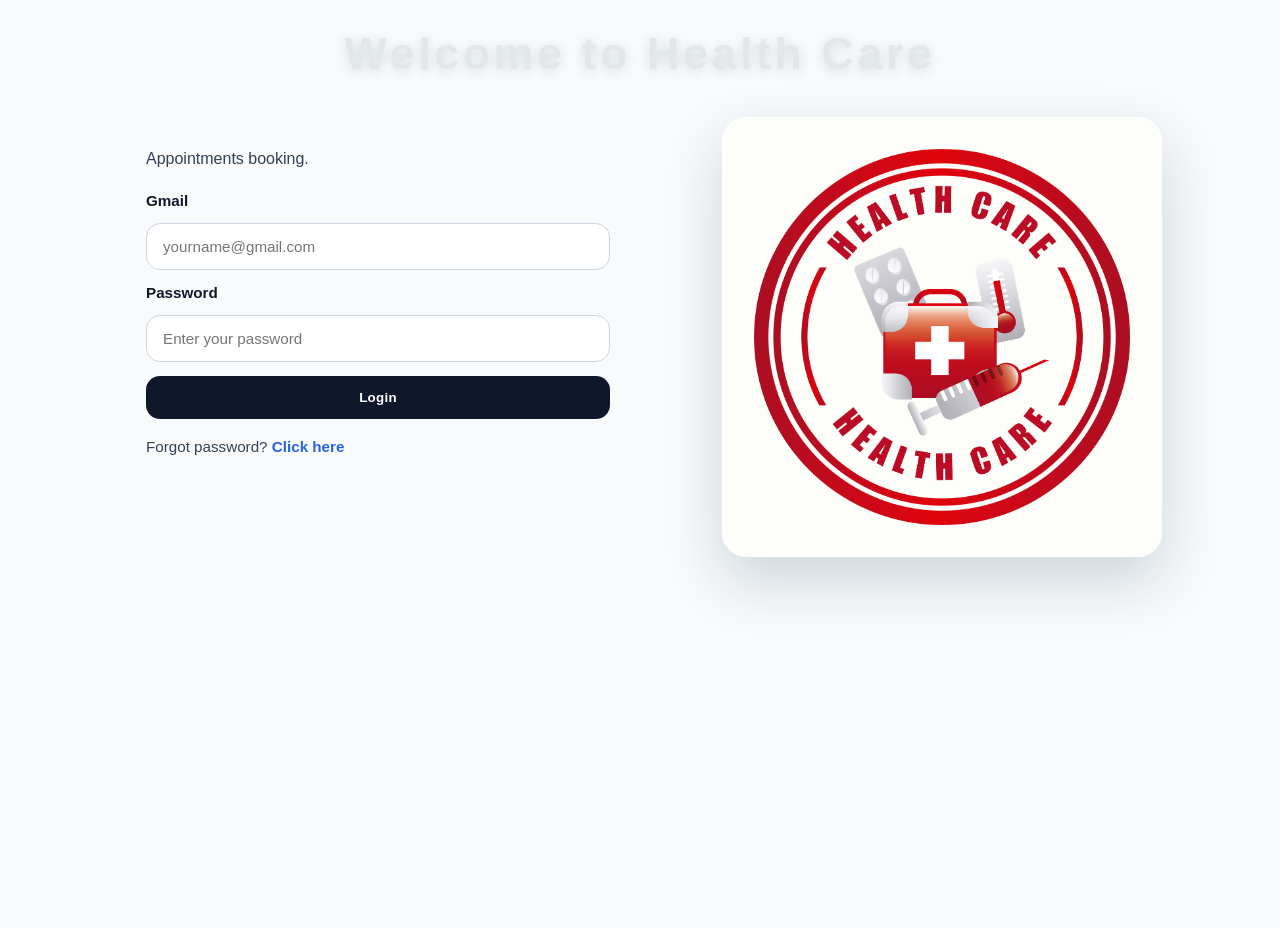
<file: index.html>
<!DOCTYPE html>
<html lang="en">
<head>
    <meta charset="UTF-8">
    <meta name="viewport" content="width=device-width, initial-scale=1.0">
    <title>Welcome to health care</title> 
    <link rel="stylesheet" href="style.css">
    <script src="script.js" defer></script>
    <link rel="stylesheet" href="dashboard.css">
</head>
<body>
    <h1 class="page-title">Welcome to Health Care</h1>
    <div class="content-row">
        <div class="text-block">
            <p class="intro-text"> Appointments booking.</p>
            <form class="login-form" id="login-form">
                <label for="email">Gmail</label>
                <input type="email" id="email" name="email" placeholder="yourname@gmail.com" required>

                <label for="password">Password</label>
                <input type="password" id="password" name="password" placeholder="Enter your password" required>

                <button type="submit">Login</button>
                <p class="form-link">Forgot password? <a href="https://accounts.google.com/signin/recovery" target="_blank">Click here</a></p>
            </form>
        </div>
        <div class="image-block">
            <img src="medical.jpg" alt="Medical Project Image">
        </div>
    </div>
    <video id="bg-video" autoplay muted loop playsinline>
        <source src="bg-video.mp4.mp4" type="video/mp4">
    </video>
    

    
    
</body>
</html>
</file>
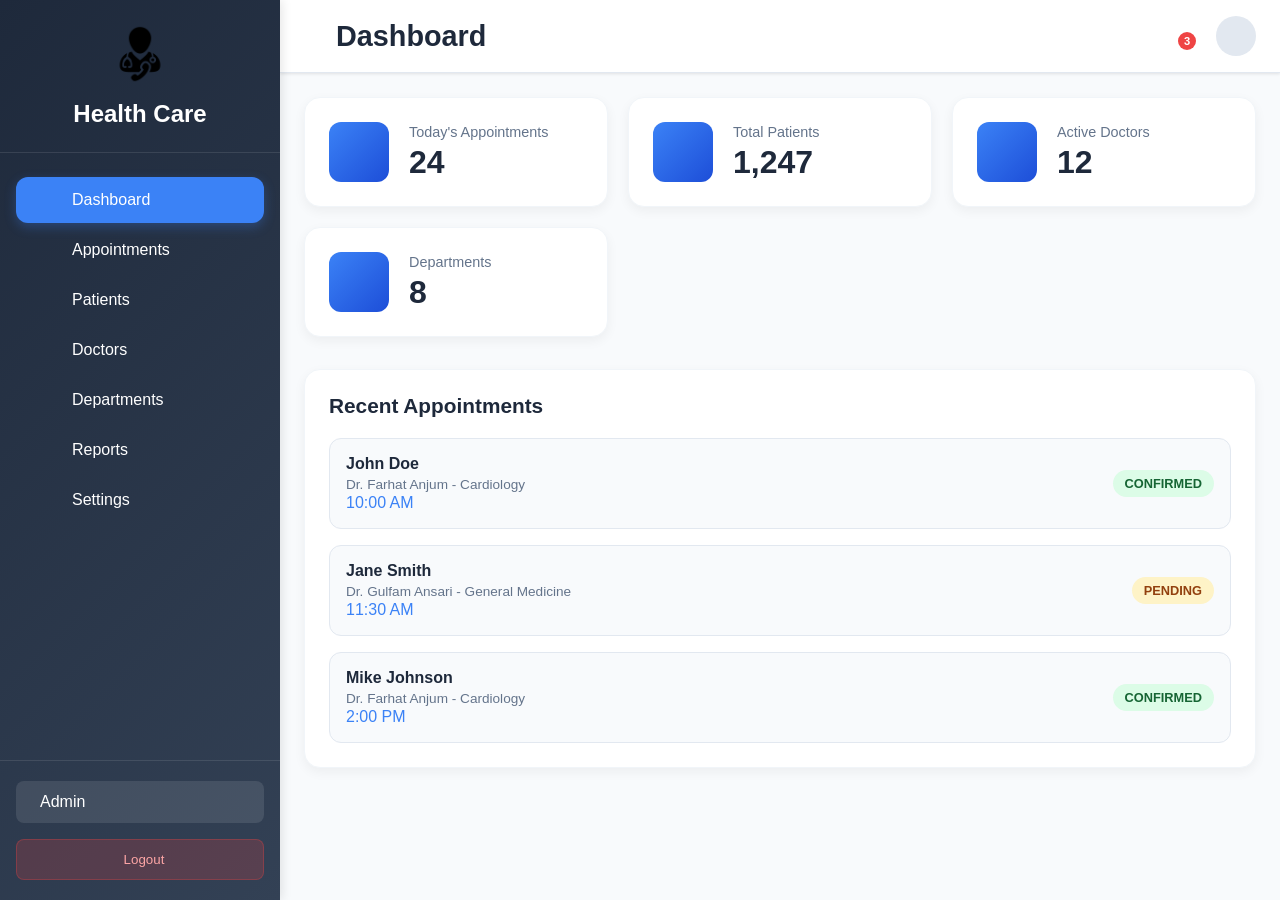
<file: dashboard.html>
<!DOCTYPE html>
<html lang="en">
<head>
    <meta charset="UTF-8">
    <meta name="viewport" content="width=device-width, initial-scale=1.0">
    <title>Medical Dashboard - Health Care</title>
    <link rel="stylesheet" href="dashboard.css">
    <script src="https://cdnjs.cloudflare.com/ajax/libs/font-awesome/6.0.0/css/all.min.css"></script>
</head>
<body>
    <div class="dashboard-container">
        <!-- Sidebar Navigation -->
        <nav class="sidebar">
            <div class="sidebar-header">
                <img src="png no.1.png" alt="Logo" class="sidebar-logo">
                <h2>Health Care</h2>
            </div>

            <ul class="nav-menu">
                <li class="nav-item active" data-section="dashboard">
                    <i class="fas fa-tachometer-alt"></i>
                    <span>Dashboard</span>
                </li>
                <li class="nav-item" data-section="appointments">
                    <i class="fas fa-calendar-check"></i>
                    <span>Appointments</span>
                </li>
                <li class="nav-item" data-section="patients">
                    <i class="fas fa-users"></i>
                    <span>Patients</span>
                </li>
                <li class="nav-item" data-section="doctors">
                    <i class="fas fa-user-md"></i>
                    <span>Doctors</span>
                </li>
                <li class="nav-item" data-section="departments">
                    <i class="fas fa-building"></i>
                    <span>Departments</span>
                </li>
                <li class="nav-item" data-section="reports">
                    <i class="fas fa-chart-bar"></i>
                    <span>Reports</span>
                </li>
                <li class="nav-item" data-section="settings">
                    <i class="fas fa-cog"></i>
                    <span>Settings</span>
                </li>
            </ul>

            <div class="sidebar-footer">
                <div class="user-info">
                    <i class="fas fa-user-circle"></i>
                    <span>Admin</span>
                </div>
                <button class="logout-btn">
                    <i class="fas fa-sign-out-alt"></i>
                    Logout
                </button>
            </div>
        </nav>

        <!-- Main Content -->
        <main class="main-content">
            <!-- Header -->
            <header class="header">
                <div class="header-left">
                    <button class="menu-toggle">
                        <i class="fas fa-bars"></i>
                    </button>
                    <h1 id="page-title">Dashboard</h1>
                </div>
                <div class="header-right">
                    <div class="header-notifications">
                        <i class="fas fa-bell"></i>
                        <span class="notification-badge">3</span>
                    </div>
                    <div class="header-profile">
                        <i class="fas fa-user-circle"></i>
                    </div>
                </div>
            </header>

            <!-- Dashboard Content -->
            <div class="content-wrapper">
                <!-- Dashboard Overview -->
                <section id="dashboard-section" class="content-section active">
                    <div class="stats-grid">
                        <div class="stat-card">
                            <div class="stat-icon">
                                <i class="fas fa-calendar-check"></i>
                            </div>
                            <div class="stat-info">
                                <h3>Today's Appointments</h3>
                                <p class="stat-number">24</p>
                            </div>
                        </div>
                        <div class="stat-card">
                            <div class="stat-icon">
                                <i class="fas fa-users"></i>
                            </div>
                            <div class="stat-info">
                                <h3>Total Patients</h3>
                                <p class="stat-number">1,247</p>
                            </div>
                        </div>
                        <div class="stat-card">
                            <div class="stat-icon">
                                <i class="fas fa-user-md"></i>
                            </div>
                            <div class="stat-info">
                                <h3>Active Doctors</h3>
                                <p class="stat-number">12</p>
                            </div>
                        </div>
                        <div class="stat-card">
                            <div class="stat-icon">
                                <i class="fas fa-building"></i>
                            </div>
                            <div class="stat-info">
                                <h3>Departments</h3>
                                <p class="stat-number">8</p>
                            </div>
                        </div>
                    </div>

                    <div class="dashboard-charts">
                        <div class="chart-container">
                            <h3>Recent Appointments</h3>
                            <div class="appointment-list">
                                <div class="appointment-item">
                                    <div class="appointment-info">
                                        <h4>John Doe</h4>
                                        <p>Dr. Farhat Anjum - Cardiology</p>
                                        <span class="appointment-time">10:00 AM</span>
                                    </div>
                                    <span class="appointment-status confirmed">Confirmed</span>
                                </div>
                                <div class="appointment-item">
                                    <div class="appointment-info">
                                        <h4>Jane Smith</h4>
                                        <p>Dr. Gulfam Ansari - General Medicine</p>
                                        <span class="appointment-time">11:30 AM</span>
                                    </div>
                                    <span class="appointment-status pending">Pending</span>
                                </div>
                                <div class="appointment-item">
                                    <div class="appointment-info">
                                        <h4>Mike Johnson</h4>
                                        <p>Dr. Farhat Anjum - Cardiology</p>
                                        <span class="appointment-time">2:00 PM</span>
                                    </div>
                                    <span class="appointment-status confirmed">Confirmed</span>
                                </div>
                            </div>
                        </div>
                    </div>
                </section>

                <!-- Appointments Section -->
                <section id="appointments-section" class="content-section">
                    <div class="section-header">
                        <h2>Appointments Management</h2>
                        <button class="btn-primary">
                            <i class="fas fa-plus"></i>
                            New Appointment
                        </button>
                    </div>

                    <div class="filters">
                        <select class="filter-select">
                            <option>All Appointments</option>
                            <option>Today's Appointments</option>
                            <option>Pending</option>
                            <option>Confirmed</option>
                            <option>Completed</option>
                        </select>
                        <input type="date" class="filter-date">
                    </div>

                    <div class="appointments-table">
                        <table>
                            <thead>
                                <tr>
                                    <th>Patient Name</th>
                                    <th>Doctor</th>
                                    <th>Date & Time</th>
                                    <th>Status</th>
                                    <th>Actions</th>
                                </tr>
                            </thead>
                            <tbody>
                                <tr>
                                    <td>John Doe</td>
                                    <td>Dr. Farhat Anjum</td>
                                    <td>2026-05-10 10:00 AM</td>
                                    <td><span class="status confirmed">Confirmed</span></td>
                                    <td>
                                        <button class="btn-action edit"><i class="fas fa-edit"></i></button>
                                        <button class="btn-action cancel"><i class="fas fa-times"></i></button>
                                    </td>
                                </tr>
                                <tr>
                                    <td>Jane Smith</td>
                                    <td>Dr. Gulfam Ansari</td>
                                    <td>2026-05-10 11:30 AM</td>
                                    <td><span class="status pending">Pending</span></td>
                                    <td>
                                        <button class="btn-action edit"><i class="fas fa-edit"></i></button>
                                        <button class="btn-action cancel"><i class="fas fa-times"></i></button>
                                    </td>
                                </tr>
                            </tbody>
                        </table>
                    </div>
                </section>

                <!-- Patients Section -->
                <section id="patients-section" class="content-section">
                    <div class="section-header">
                        <h2>Patients Management</h2>
                        <button class="btn-primary">
                            <i class="fas fa-plus"></i>
                            Add Patient
                        </button>
                    </div>

                    <div class="patients-grid">
                        <div class="patient-card">
                            <div class="patient-avatar">
                                <i class="fas fa-user"></i>
                            </div>
                            <div class="patient-info">
                                <h4>John Doe</h4>
                                <p>Age: 35</p>
                                <p>Phone: +91 9876543210</p>
                                <p>Last Visit: 2026-05-08</p>
                            </div>
                            <div class="patient-actions">
                                <button class="btn-action view"><i class="fas fa-eye"></i></button>
                                <button class="btn-action edit"><i class="fas fa-edit"></i></button>
                            </div>
                        </div>

                        <div class="patient-card">
                            <div class="patient-avatar">
                                <i class="fas fa-user"></i>
                            </div>
                            <div class="patient-info">
                                <h4>Jane Smith</h4>
                                <p>Age: 28</p>
                                <p>Phone: +91 9876543211</p>
                                <p>Last Visit: 2026-05-07</p>
                            </div>
                            <div class="patient-actions">
                                <button class="btn-action view"><i class="fas fa-eye"></i></button>
                                <button class="btn-action edit"><i class="fas fa-edit"></i></button>
                            </div>
                        </div>
                    </div>
                </section>

                <!-- Doctors Section -->
                <section id="doctors-section" class="content-section">
                    <div class="section-header">
                        <h2>Doctors Management</h2>
                        <button class="btn-primary">
                            <i class="fas fa-plus"></i>
                            Add Doctor
                        </button>
                    </div>

                    <div class="doctors-grid">
                        <div class="doctor-card">
                            <img src="Dr Farhat Anjum.jpeg" alt="Dr. Farhat Anjum" class="doctor-img">
                            <div class="doctor-info">
                                <h4>Dr. Farhat Anjum</h4>
                                <p>MBBS</p>
                                <p>Cardiology</p>
                                <p>Experience: 15 years</p>
                            </div>
                            <div class="doctor-actions">
                                <button class="btn-action view"><i class="fas fa-eye"></i></button>
                                <button class="btn-action edit"><i class="fas fa-edit"></i></button>
                            </div>
                        </div>

                        <div class="doctor-card">
                            <img src="Dr Gulfam Ansari.jpeg" alt="Dr. Gulfam Ansari" class="doctor-img">
                            <div class="doctor-info">
                                <h4>Dr. Gulfam Ansari</h4>
                                <p>B Pharma</p>
                                <p>General Medicine</p>
                                <p>Experience: 8 years</p>
                            </div>
                            <div class="doctor-actions">
                                <button class="btn-action view"><i class="fas fa-eye"></i></button>
                                <button class="btn-action edit"><i class="fas fa-edit"></i></button>
                            </div>
                        </div>
                    </div>
                </section>

                <!-- Departments Section -->
                <section id="departments-section" class="content-section">
                    <div class="section-header">
                        <h2>Departments</h2>
                        <button class="btn-primary">
                            <i class="fas fa-plus"></i>
                            Add Department
                        </button>
                    </div>

                    <div class="departments-grid">
                        <div class="department-card">
                            <div class="department-icon">
                                <i class="fas fa-heartbeat"></i>
                            </div>
                            <h4>Cardiology</h4>
                            <p>Heart and cardiovascular diseases</p>
                            <div class="department-stats">
                                <span>5 Doctors</span>
                                <span>120 Patients</span>
                            </div>
                        </div>

                        <div class="department-card">
                            <div class="department-icon">
                                <i class="fas fa-stethoscope"></i>
                            </div>
                            <h4>General Medicine</h4>
                            <p>Primary healthcare and general practice</p>
                            <div class="department-stats">
                                <span>3 Doctors</span>
                                <span>85 Patients</span>
                            </div>
                        </div>

                        <div class="department-card">
                            <div class="department-icon">
                                <i class="fas fa-brain"></i>
                            </div>
                            <h4>Neurology</h4>
                            <p>Brain and nervous system disorders</p>
                            <div class="department-stats">
                                <span>2 Doctors</span>
                                <span>45 Patients</span>
                            </div>
                        </div>
                    </div>
                </section>

                <!-- Reports Section -->
                <section id="reports-section" class="content-section">
                    <div class="section-header">
                        <h2>Reports & Analytics</h2>
                    </div>

                    <div class="reports-grid">
                        <div class="report-card">
                            <h4>Monthly Appointments</h4>
                            <div class="chart-placeholder">
                                <i class="fas fa-chart-line"></i>
                                <p>Chart will be displayed here</p>
                            </div>
                        </div>

                        <div class="report-card">
                            <h4>Patient Statistics</h4>
                            <div class="chart-placeholder">
                                <i class="fas fa-chart-pie"></i>
                                <p>Chart will be displayed here</p>
                            </div>
                        </div>

                        <div class="report-card">
                            <h4>Revenue Report</h4>
                            <div class="chart-placeholder">
                                <i class="fas fa-chart-bar"></i>
                                <p>Chart will be displayed here</p>
                            </div>
                        </div>
                    </div>
                </section>

                <!-- Settings Section -->
                <section id="settings-section" class="content-section">
                    <div class="section-header">
                        <h2>Settings</h2>
                    </div>

                    <div class="settings-container">
                        <div class="settings-section">
                            <h3>General Settings</h3>
                            <div class="setting-item">
                                <label>Hospital Name</label>
                                <input type="text" value="Health Care Hospital">
                            </div>
                            <div class="setting-item">
                                <label>Contact Number</label>
                                <input type="text" value="79037944484">
                            </div>
                            <div class="setting-item">
                                <label>Email</label>
                                <input type="email" value="info@healthcare.com">
                            </div>
                        </div>

                        <div class="settings-section">
                            <h3>Appointment Settings</h3>
                            <div class="setting-item">
                                <label>Default Duration (minutes)</label>
                                <input type="number" value="30">
                            </div>
                            <div class="setting-item">
                                <label>Working Hours</label>
                                <input type="text" value="09:00 AM - 05:00 PM">
                            </div>
                        </div>

                        <div class="settings-section">
                            <h3>System Settings</h3>
                            <div class="setting-item">
                                <label>Language</label>
                                <select>
                                    <option>English</option>
                                    <option>Hindi</option>
                                </select>
                            </div>
                            <div class="setting-item">
                                <label>Timezone</label>
                                <select>
                                    <option>IST (UTC+5:30)</option>
                                </select>
                            </div>
                        </div>

                        <button class="btn-primary save-settings">Save Settings</button>
                    </div>
                </section>
            </div>
        </main>
    </div>

    <script src="dashboard.js"></script>
</body>
</html>
</file>
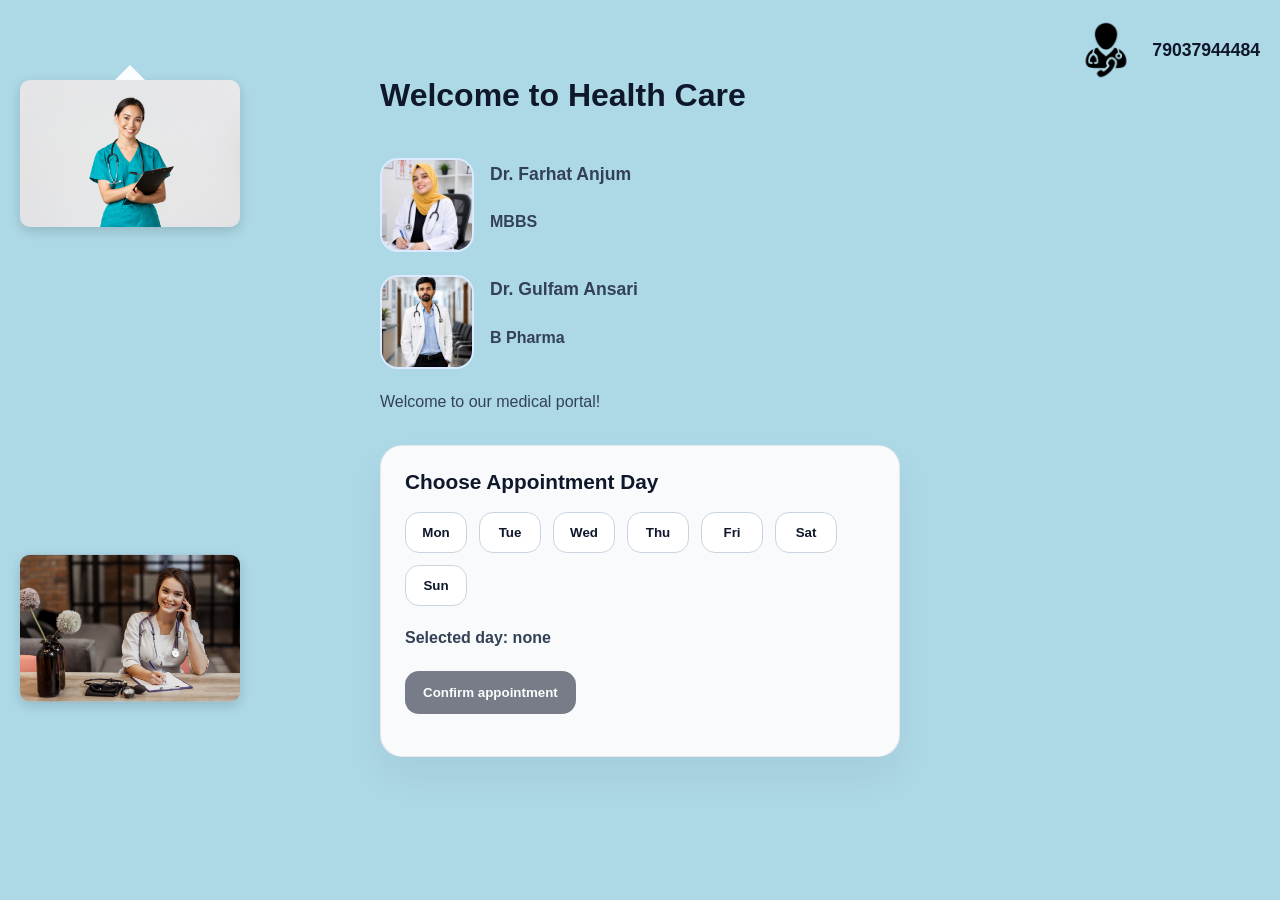
<file: next.html>
<!DOCTYPE html>
<html lang="en">
<head>
    <meta charset="UTF-8">
    <meta name="viewport" content="width=device-width, initial-scale=1.0">
    <title>Next Page - Medical Project</title>
    <link rel="stylesheet" href="style.css">
    <script src="script.js" defer></script>
</head>
<body>
    <div class="top-header">
        <img src="png no.1.png" alt="Logo" class="logo">
        <p class="phone">79037944484</p>
    </div>
    <div class="left-nursing-image">
        <img src="nursing image.jpg" alt="Nursing Image">
    </div>
    <div class="left-middle-image">
        <img src="image .3.jpg" alt="Middle Image">
    </div>
    <div class="content-row" style="justify-content:center;">
        <div class="text-block">
            <div class="header-row">
                <h1>Welcome to Health Care</h1>
            </div>
            <div class="doctor-card">
                <div class="doctor-image-container">
                    <img src="Dr Farhat Anjum.jpeg" alt="Dr. Farhat Anjum" class="doctor-image" id="dr-farhat-image">
                    <div class="click-indicator">Click for timing</div>
                </div>
                <div>
                    <p class="doctor-name">Dr. Farhat Anjum</p>
                    <p class="doctor-degree">MBBS</p>
                </div>
            </div>
            <div class="doctor-card">
                <img src="Dr Gulfam Ansari.jpeg" alt="Dr. Gulfam Ansari" class="doctor-image" id="dr-gulfam-image">
                <div>
                    <p class="doctor-name">Dr. Gulfam Ansari</p>
                    <p class="doctor-degree">B Pharma</p>
                </div>
            </div>
            <p class="intro-text">Welcome to our medical portal!</p>
            <div class="appointment-panel">
                <h2>Choose Appointment Day</h2>
                <div class="weekday-picker" id="weekday-picker">
                    <button type="button" class="weekday-btn" data-day="Monday">Mon</button>
                    <button type="button" class="weekday-btn" data-day="Tuesday">Tue</button>
                    <button type="button" class="weekday-btn" data-day="Wednesday">Wed</button>
                    <button type="button" class="weekday-btn" data-day="Thursday">Thu</button>
                    <button type="button" class="weekday-btn" data-day="Friday">Fri</button>
                    <button type="button" class="weekday-btn" data-day="Saturday">Sat</button>
                    <button type="button" class="weekday-btn" data-day="Sunday">Sun</button>
                </div>
                <p class="selected-day-text" id="selected-day-text">Selected day: none</p>
                <button class="confirm-button" id="confirm-day" disabled>Confirm appointment</button>
                <p class="confirmation-message" id="confirmation-message"></p>
            </div>

            <!-- Slot Booking Section -->
            <div class="slot-booking-section" id="slot-booking-section" style="display: none;">
                <h2 class="booking-title">Slot Booking</h2>
                
                <div class="appointment-info">
                    <div class="info-card">
                        <span class="info-icon">⏱️</span>
                        <p><strong>Appointment Duration:</strong> 30 minutes</p>
                    </div>
                    <div class="info-card">
                        <span class="info-icon">📋</span>
                        <p><strong>Consultation Type:</strong> Online/Offline</p>
                    </div>
                </div>

                <div class="booking-container">
                    <div class="date-selector">
                        <label for="appointment-date">Select Date:</label>
                        <input type="date" id="appointment-date" required>
                    </div>

                    <div class="time-slots-container">
                        <h3>Available Time Slots (30 mins each)</h3>
                        <div class="timing-info">
                            <p>Morning: 09:00 AM - 12:00 PM | Afternoon: 02:00 PM - 05:00 PM</p>
                        </div>
                        <div class="time-slots" id="time-slots">
                            <button class="time-slot-btn" data-time="09:00 AM" data-end="09:30 AM">09:00 AM</button>
                            <button class="time-slot-btn" data-time="09:30 AM" data-end="10:00 AM">09:30 AM</button>
                            <button class="time-slot-btn" data-time="10:00 AM" data-end="10:30 AM">10:00 AM</button>
                            <button class="time-slot-btn" data-time="10:30 AM" data-end="11:00 AM">10:30 AM</button>
                            <button class="time-slot-btn" data-time="11:00 AM" data-end="11:30 AM">11:00 AM</button>
                            <button class="time-slot-btn" data-time="11:30 AM" data-end="12:00 PM">11:30 AM</button>
                            <button class="time-slot-btn" data-time="02:00 PM" data-end="02:30 PM">02:00 PM</button>
                            <button class="time-slot-btn" data-time="02:30 PM" data-end="03:00 PM">02:30 PM</button>
                            <button class="time-slot-btn" data-time="03:00 PM" data-end="03:30 PM">03:00 PM</button>
                            <button class="time-slot-btn" data-time="03:30 PM" data-end="04:00 PM">03:30 PM</button>
                            <button class="time-slot-btn" data-time="04:00 PM" data-end="04:30 PM">04:00 PM</button>
                            <button class="time-slot-btn" data-time="04:30 PM" data-end="05:00 PM">04:30 PM</button>
                        </div>
                        <p id="selected-slot" class="selected-slot-text"></p>
                    </div>

                    <button class="book-appointment-btn" id="book-appointment-btn" disabled>Book Appointment</button>
                    <p id="booking-confirmation" class="booking-confirmation"></p>
                </div>
            </div>
        </div>
    </div>
</body>
</html>
</file>
<file: style.css>
body{
    margin: 0;
    font-family: 'Segoe UI', Tahoma, Geneva, Verdana, sans-serif;
    color: #0f172a;
    min-height: 100vh;
    background: #add8e6;
    overflow-x: hidden;
}
.left-image-upper {
    position: absolute;
    left: 20px;
    top: 80px;
    z-index: 5;
}
.left-image-upper img {
    width: 220px;
    height: auto;
    border-radius: 10px;
    box-shadow: 0 4px 12px rgba(0, 0, 0, 0.15);
}
.left-nursing-image {
    position: absolute;
    left: 20px;
    top: 80px;
    z-index: 5;
}

.left-nursing-image img {
    width: 220px;
    height: auto;
    border-radius: 10px;
    box-shadow: 0 4px 12px rgba(0, 0, 0, 0.15);
    position: relative;
}

/* Bubble effect for nursing image */
.left-nursing-image::before {
    content: '';
    position: absolute;
    top: -15px;
    left: 50%;
    transform: translateX(-50%);
    width: 0;
    height: 0;
    border-left: 15px solid transparent;
    border-right: 15px solid transparent;
    border-bottom: 15px solid rgba(255, 255, 255, 0.95);
    z-index: 6;
}

.left-nursing-image::after {
    content: '🏥 Professional Nursing Care';
    position: absolute;
    top: -60px;
    left: 50%;
    transform: translateX(-50%);
    background: rgba(255, 255, 255, 0.95);
    color: #0f172a;
    padding: 8px 16px;
    border-radius: 20px;
    font-size: 0.9rem;
    font-weight: 600;
    white-space: nowrap;
    box-shadow: 0 4px 12px rgba(0, 0, 0, 0.15);
    border: 2px solid #dbeafe;
    z-index: 6;
    opacity: 0;
    transition: opacity 0.3s ease;
}

.left-nursing-image:hover::after {
    opacity: 1;
}
.left-middle-image {
    position: absolute;
    left: 20px;
    top: 70%;
    transform: translateY(-50%);
    z-index: 5;
}
.left-middle-image img {
    width: 220px;
    height: auto;
    border-radius: 10px;
    box-shadow: 0 4px 12px rgba(0, 0, 0, 0.15);
}
.page-title{
    text-align: center;
    color: #e2e7ea;
    margin: 28px auto 10px;
    font-size: 2.8rem;
    letter-spacing: 0.08em;
    max-width: 700px;
    text-shadow: 0 2px 12px rgba(2, 48, 71, 0.15);
}
.intro-text{
    margin-bottom: 24px;
    font-size: 1rem;
    line-height: 1.8;
    color: #1f2937;
}
.content-row{
    display: flex;
    align-items: flex-start;
    justify-content: space-between;
    gap: 24px;
    padding: 28px;
    position: relative;
    z-index: 1;
    max-width: 1100px;
    margin: 0 auto 32px;
}
.text-block{
    flex: 1;
    max-width: 520px;
    padding: 28px;
}
.header-row{
    display: flex;
    align-items: center;
    justify-content: flex-start;
    gap: 18px;
    margin-bottom: 22px;
}
.top-header{
    position: absolute;
    top: 20px;
    right: 20px;
    display: flex;
    align-items: center;
    gap: 16px;
    z-index: 10;
}
.logo{
    width: 60px;
    height: 60px;
    object-fit: contain;
}
.phone{
    margin: 0;
    font-size: 1.1rem;
    font-weight: 700;
    color: #0f172a;
}
.external-date-panel{
    position: fixed;
    top: 40px;
    right: 24px;
    background: rgba(255, 255, 255, 0.96);
    padding: 16px 20px;
    border-radius: 24px;
    border: 1px solid rgba(15, 23, 42, 0.1);
    box-shadow: 0 24px 60px rgba(15, 23, 42, 0.12);
    display: flex;
    flex-direction: column;
    align-items: center;
    gap: 8px;
    text-align: center;
    z-index: 10;
}
.external-date-day{
    font-size: 2.3rem;
    font-weight: 800;
    color: #0f172a;
    line-height: 1;
}
.external-date-month,
.external-date-year{
    font-size: 1rem;
    font-weight: 700;
    color: #475569;
}
.external-date-month{
    text-transform: uppercase;
    letter-spacing: 0.08em;
}
.doctor-card{
    display: flex;
    align-items: center;
    gap: 16px;
    margin: 18px 0;
}
.doctor-image{
    width: 90px;
    height: 90px;
    object-fit: cover;
    border-radius: 18px;
    border: 2px solid #dbeafe;
    cursor: pointer;
    transition: all 0.3s ease;
}

.doctor-image:hover {
    border-color: #2563eb;
    transform: scale(1.05);
    box-shadow: 0 4px 12px rgba(37, 99, 235, 0.2);
}

.doctor-image-container {
    position: relative;
    display: inline-block;
}

.click-indicator {
    position: absolute;
    bottom: -8px;
    left: 50%;
    transform: translateX(-50%);
    background: #2563eb;
    color: white;
    padding: 4px 8px;
    border-radius: 12px;
    font-size: 0.7rem;
    font-weight: 600;
    white-space: nowrap;
    opacity: 0;
    transition: opacity 0.3s ease;
    pointer-events: none;
}

.doctor-image-container:hover .click-indicator {
    opacity: 1;
}
.doctor-name{
    margin: 0;
    font-size: 1.1rem;
    font-weight: 700;
    color: #0f172a;
}
.doctor-degree{
    margin: 4px 0 0;
    color: #475569;
    font-weight: 600;
}
.appointment-panel{
    margin-top: 28px;
    padding: 24px;
    border-radius: 22px;
    background: #f8fafc;
    border: 1px solid rgba(15, 23, 42, 0.08);
    box-shadow: 0 20px 40px rgba(15, 23, 42, 0.05);
}
.appointment-panel h2{
    margin: 0 0 18px;
    font-size: 1.3rem;
    color: #0f172a;
}
.weekday-picker{
    display: flex;
    flex-wrap: wrap;
    gap: 12px;
    margin-bottom: 18px;
}
.weekday-btn{
    padding: 12px 16px;
    min-width: 62px;
    border: 1px solid #cbd5e1;
    border-radius: 14px;
    background: white;
    color: #0f172a;
    font-weight: 700;
    cursor: pointer;
    transition: background-color 0.2s ease, border-color 0.2s ease, transform 0.2s ease;
}
.weekday-btn:hover{
    border-color: #2563eb;
    transform: translateY(-1px);
}
.weekday-btn.selected{
    background: #2563eb;
    color: #fff;
    border-color: #2563eb;
}
.selected-day-text{
    margin: 0 0 14px;
    font-size: 1rem;
    color: #334155;
    font-weight: 600;
}
.confirm-button{
    padding: 14px 18px;
    border: none;
    border-radius: 14px;
    background: #0f172a;
    color: white;
    font-weight: 700;
    cursor: pointer;
    transition: background-color 0.2s ease, transform 0.2s ease;
}
.confirm-button:disabled{
    opacity: 0.55;
    cursor: not-allowed;
}
.confirmation-message{
    margin: 16px 0 0;
    color: #0f172a;
    font-weight: 700;
}
.text-block p{
    margin: 0 0 18px;
    line-height: 1.8;
    color: #334155;
}
.login-form{
    display: flex;
    flex-direction: column;
    gap: 14px;
}
.login-form label{
    font-size: 0.95rem;
    font-weight: 700;
    color: #0f172a;
}
.login-form input{
    width: 100%;
    padding: 14px 16px;
    border: 1px solid #cbd5e1;
    border-radius: 14px;
    font-size: 0.95rem;
    outline: none;
    transition: border-color 0.2s ease, box-shadow 0.2s ease;
}
.login-form input:focus{
    border-color: #2563eb;
    box-shadow: 0 0 0 4px rgba(37, 99, 235, 0.12);
}
.login-form button{
    width: 100%;
    padding: 14px 0;
    background-color: #0f172a;
    color: white;
    border: none;
    border-radius: 14px;
    cursor: pointer;
    font-weight: 700;
    letter-spacing: 0.02em;
    transition: background-color 0.2s ease, transform 0.2s ease;
}
.login-form button:hover{
    background-color: #144360;
    transform: translateY(-1px);
}
.form-link{
    margin: 0;
    font-size: 0.95rem;
    color: #475569;
}
.form-link a{
    color: #2563eb;
    text-decoration: none;
    font-weight: 600;
}
.form-link a:hover{
    text-decoration: underline;
}
.image-block{
    flex: 1;
    max-width: 440px;
    min-width: 260px;
}
.image-block img{
    display: block;
    max-width: 100%;
    height: auto;
    border-radius: 24px;
    box-shadow: 0 24px 60px rgba(2, 48, 71, 0.18);
    border: 1px solid rgba(255, 255, 255, 0.85);
}
#bg-video{
    position: fixed;
    top: 0;
    left: 0;
    width: 100%;
    height: 100%;
    object-fit: cover;
    z-index: -1;
    filter: brightness(0.55) saturate(1.05);
}
@media (max-width: 900px) {
    .content-row{
        flex-direction: column;
        align-items: center;
        padding: 20px;
    }
    .text-block,
    .image-block{
        max-width: 100%;
    }
    .image-block{
        width: 100%;
    }
}
@media (max-width: 600px) {
    .page-title{
        font-size: 2.2rem;
        margin-top: 18px;
    }
    .content-row{
        padding: 18px;
        gap: 16px;
    }
    .login-form input,
    .login-form button{
        padding: 13px 14px;
    }
}

/* Slot Booking Styles */
.slot-booking-section {
    max-width: 800px;
    margin: 20px auto;
    padding: 20px;
    background: rgba(255, 255, 255, 0.94);
    border-radius: 16px;
    box-shadow: 0 20px 60px rgba(15, 23, 42, 0.12);
    border: 1px solid rgba(255, 255, 255, 0.7);
    position: relative;
    z-index: 1;
}

.booking-title {
    text-align: center;
    color: #0f172a;
    font-size: 1.5rem;
    margin: 0 0 16px;
    letter-spacing: 0.05em;
}

.appointment-info {
    display: grid;
    grid-template-columns: repeat(auto-fit, minmax(250px, 1fr));
    gap: 12px;
    margin-bottom: 16px;
}

.info-card {
    display: flex;
    align-items: center;
    gap: 12px;
    padding: 12px 16px;
    background: linear-gradient(135deg, #dbeafe 0%, #e0e7ff 100%);
    border-radius: 10px;
    border-left: 3px solid #2563eb;
}

.info-icon {
    font-size: 1.5rem;
}

.info-card p {
    margin: 0;
    color: #0f172a;
    font-weight: 600;
    font-size: 0.9rem;
}

.info-card strong {
    color: #1e40af;
}

.booking-container {
    display: flex;
    flex-direction: column;
    gap: 16px;
}

.timing-info {
    padding: 8px 12px;
    background: #f0f9ff;
    border-left: 3px solid #0284c7;
    border-radius: 6px;
    margin-bottom: 8px;
}

.timing-info p {
    margin: 0;
    color: #0c4a6e;
    font-weight: 600;
    font-size: 0.85rem;
}

.date-selector {
    display: flex;
    flex-direction: column;
    gap: 8px;
}

.date-selector label {
    font-weight: 700;
    color: #0f172a;
    font-size: 1rem;
}

.date-selector input {
    padding: 12px 14px;
    border: 2px solid #cbd5e1;
    border-radius: 10px;
    font-size: 0.95rem;
    outline: none;
    transition: border-color 0.2s ease, box-shadow 0.2s ease;
}

.date-selector input:focus {
    border-color: #2563eb;
    box-shadow: 0 0 0 3px rgba(37, 99, 235, 0.12);
}

.time-slots-container {
    display: flex;
    flex-direction: column;
    gap: 12px;
}

.time-slots-container h3 {
    margin: 0;
    color: #0f172a;
    font-size: 1.1rem;
    font-weight: 700;
}

.time-slots {
    display: grid;
    grid-template-columns: repeat(auto-fill, minmax(100px, 1fr));
    gap: 8px;
}

.time-slot-btn {
    padding: 10px 8px;
    border: 2px solid #cbd5e1;
    border-radius: 8px;
    background: white;
    color: #0f172a;
    font-weight: 600;
    font-size: 0.85rem;
    cursor: pointer;
    transition: all 0.2s ease;
}

.time-slot-btn:hover {
    border-color: #2563eb;
    transform: translateY(-1px);
    box-shadow: 0 3px 8px rgba(37, 99, 235, 0.15);
}

.time-slot-btn.selected {
    background: #2563eb;
    color: white;
    border-color: #2563eb;
    box-shadow: 0 4px 12px rgba(37, 99, 235, 0.3);
}

.selected-slot-text {
    margin: 0;
    color: #059669;
    font-weight: 600;
    font-size: 0.9rem;
    min-height: 20px;
}

.book-appointment-btn {
    padding: 14px 24px;
    background-color: #0f172a;
    color: white;
    border: none;
    border-radius: 10px;
    font-size: 1rem;
    font-weight: 700;
    cursor: pointer;
    transition: all 0.2s ease;
    letter-spacing: 0.02em;
    align-self: center;
}

.book-appointment-btn:hover:not(:disabled) {
    background-color: #144360;
    transform: translateY(-2px);
    box-shadow: 0 6px 16px rgba(15, 23, 42, 0.3);
}

.book-appointment-btn:disabled {
    opacity: 0.5;
    cursor: not-allowed;
}

.booking-confirmation {
    margin: 0;
    padding: 12px 14px;
    background: #d1fae5;
    border-left: 4px solid #059669;
    border-radius: 6px;
    color: #065f46;
    font-weight: 600;
    min-height: 18px;
    display: none;
    align-self: center;
    text-align: center;
}

.booking-confirmation.show {
    display: block;
}

.patient-panel {
    position: absolute;
    top: 60%;
    left: 50%;
    transform: translate(-50%, -50%);
    width: min(560px, calc(100% - 24px));
    background: rgba(255, 255, 255, 0.96);
    border: 1px solid rgba(37, 99, 235, 0.14);
    box-shadow: 0 20px 40px rgba(15, 23, 42, 0.12);
    border-radius: 18px;
    padding: 18px 20px;
    z-index: 12;
    max-height: 78vh;
    overflow-y: auto;
}

.patient-panel h2 {
    margin: 0 0 14px;
    font-size: 1.35rem;
    color: #0f172a;
    text-align: center;
}

.patient-form {
    display: grid;
    grid-template-columns: repeat(1, minmax(0, 1fr));
    gap: 12px;
}

.patient-row {
    display: flex;
    flex-direction: column;
    gap: 6px;
}

.patient-row-wide {
    grid-column: 1 / -1;
    display: flex;
    justify-content: center;
}

.patient-form label {
    font-weight: 700;
    color: #0f172a;
    font-size: 0.95rem;
}

.patient-form input,
.patient-form select,
.patient-form textarea {
    width: 100%;
    padding: 10px 12px;
    border: 1px solid #cbd5e1;
    border-radius: 10px;
    font-size: 0.92rem;
    outline: none;
    transition: border-color 0.2s ease, box-shadow 0.2s ease;
}

.patient-form input:focus,
.patient-form select:focus,
.patient-form textarea:focus {
    border-color: #2563eb;
    box-shadow: 0 0 0 3px rgba(37, 99, 235, 0.12);
}

.patient-form textarea {
    resize: vertical;
    min-height: 70px;
}

.patient-submit-btn {
    padding: 14px 26px;
    background: #2563eb;
    color: #fff;
    border: none;
    border-radius: 14px;
    font-weight: 700;
    cursor: pointer;
    transition: transform 0.2s ease, background 0.2s ease;
}

.patient-submit-btn:hover {
    background: #1d4ed8;
    transform: translateY(-1px);
}

@media (max-width: 900px) {
    .patient-form {
        grid-template-columns: 1fr;
    }
}

@media (max-width: 600px) {
    .slot-booking-section {
        margin: 15px auto;
        padding: 16px;
    }

    .booking-title {
        font-size: 1.3rem;
    }

    .time-slots {
        grid-template-columns: repeat(auto-fill, minmax(80px, 1fr));
    }

    .appointment-info {
        grid-template-columns: 1fr;
    }

    .patient-panel {
        top: 50%;
        padding: 20px;
    }
}
</file>
<file: dashboard.css>
/* Dashboard Styles */
* {
    margin: 0;
    padding: 0;
    box-sizing: border-box;
}

body {
    font-family: 'Segoe UI', Tahoma, Geneva, Verdana, sans-serif;
    background-color: #f8fafc;
    color: #334155;
    overflow-x: hidden;
}

.dashboard-container {
    display: flex;
    min-height: 100vh;
}

/* Sidebar Styles */
.sidebar {
    width: 280px;
    background: linear-gradient(135deg, #1e293b 0%, #334155 100%);
    color: white;
    position: fixed;
    height: 100vh;
    left: 0;
    top: 0;
    z-index: 1000;
    display: flex;
    flex-direction: column;
    box-shadow: 2px 0 10px rgba(0, 0, 0, 0.1);
}

.sidebar-header {
    padding: 24px;
    border-bottom: 1px solid rgba(255, 255, 255, 0.1);
    text-align: center;
}

.sidebar-logo {
    width: 60px;
    height: 60px;
    border-radius: 12px;
    margin-bottom: 12px;
}

.sidebar-header h2 {
    font-size: 1.5rem;
    font-weight: 700;
    margin: 0;
}

.nav-menu {
    list-style: none;
    padding: 20px 0;
    flex: 1;
}

.nav-item {
    margin: 4px 16px;
    border-radius: 12px;
    cursor: pointer;
    transition: all 0.3s ease;
}

.nav-item:hover {
    background-color: rgba(255, 255, 255, 0.1);
}

.nav-item.active {
    background-color: #3b82f6;
    box-shadow: 0 4px 12px rgba(59, 130, 246, 0.3);
}

.nav-item {
    display: flex;
    align-items: center;
    padding: 14px 20px;
    gap: 12px;
}

.nav-item i {
    font-size: 1.2rem;
    width: 24px;
    text-align: center;
}

.nav-item span {
    font-weight: 500;
}

.sidebar-footer {
    padding: 20px 16px;
    border-top: 1px solid rgba(255, 255, 255, 0.1);
}

.user-info {
    display: flex;
    align-items: center;
    gap: 12px;
    margin-bottom: 16px;
    padding: 12px;
    background-color: rgba(255, 255, 255, 0.1);
    border-radius: 8px;
}

.user-info i {
    font-size: 1.5rem;
}

.logout-btn {
    width: 100%;
    padding: 12px;
    background-color: rgba(239, 68, 68, 0.2);
    border: 1px solid rgba(239, 68, 68, 0.3);
    color: #fca5a5;
    border-radius: 8px;
    cursor: pointer;
    display: flex;
    align-items: center;
    justify-content: center;
    gap: 8px;
    font-weight: 500;
    transition: all 0.3s ease;
}

.logout-btn:hover {
    background-color: rgba(239, 68, 68, 0.3);
}

/* Main Content */
.main-content {
    flex: 1;
    margin-left: 280px;
    display: flex;
    flex-direction: column;
}

/* Header */
.header {
    background: white;
    padding: 16px 24px;
    border-bottom: 1px solid #e2e8f0;
    display: flex;
    justify-content: space-between;
    align-items: center;
    box-shadow: 0 1px 3px rgba(0, 0, 0, 0.1);
}

.header-left {
    display: flex;
    align-items: center;
    gap: 16px;
}

.menu-toggle {
    background: none;
    border: none;
    font-size: 1.2rem;
    color: #64748b;
    cursor: pointer;
    padding: 8px;
    border-radius: 6px;
    transition: all 0.3s ease;
}

.menu-toggle:hover {
    background-color: #f1f5f9;
}

#page-title {
    font-size: 1.8rem;
    font-weight: 700;
    color: #1e293b;
    margin: 0;
}

.header-right {
    display: flex;
    align-items: center;
    gap: 16px;
}

.header-notifications {
    position: relative;
    padding: 8px;
    cursor: pointer;
    border-radius: 6px;
    transition: all 0.3s ease;
}

.header-notifications:hover {
    background-color: #f1f5f9;
}

.header-notifications i {
    font-size: 1.2rem;
    color: #64748b;
}

.notification-badge {
    position: absolute;
    top: 4px;
    right: 4px;
    background-color: #ef4444;
    color: white;
    border-radius: 50%;
    width: 18px;
    height: 18px;
    font-size: 0.7rem;
    display: flex;
    align-items: center;
    justify-content: center;
    font-weight: 600;
}

.header-profile {
    width: 40px;
    height: 40px;
    background-color: #e2e8f0;
    border-radius: 50%;
    display: flex;
    align-items: center;
    justify-content: center;
    cursor: pointer;
    transition: all 0.3s ease;
}

.header-profile:hover {
    background-color: #cbd5e1;
}

.header-profile i {
    font-size: 1.4rem;
    color: #64748b;
}

/* Content Wrapper */
.content-wrapper {
    padding: 24px;
    flex: 1;
    overflow-y: auto;
}

/* Content Sections */
.content-section {
    display: none;
    animation: fadeIn 0.3s ease;
}

.content-section.active {
    display: block;
}

@keyframes fadeIn {
    from { opacity: 0; transform: translateY(10px); }
    to { opacity: 1; transform: translateY(0); }
}

/* Stats Grid */
.stats-grid {
    display: grid;
    grid-template-columns: repeat(auto-fit, minmax(280px, 1fr));
    gap: 20px;
    margin-bottom: 32px;
}

.stat-card {
    background: white;
    padding: 24px;
    border-radius: 16px;
    box-shadow: 0 4px 12px rgba(0, 0, 0, 0.05);
    border: 1px solid #f1f5f9;
    display: flex;
    align-items: center;
    gap: 20px;
    transition: all 0.3s ease;
}

.stat-card:hover {
    transform: translateY(-2px);
    box-shadow: 0 8px 24px rgba(0, 0, 0, 0.1);
}

.stat-icon {
    width: 60px;
    height: 60px;
    background: linear-gradient(135deg, #3b82f6 0%, #1d4ed8 100%);
    border-radius: 12px;
    display: flex;
    align-items: center;
    justify-content: center;
    color: white;
    font-size: 1.5rem;
}

.stat-info h3 {
    font-size: 0.9rem;
    color: #64748b;
    font-weight: 500;
    margin-bottom: 4px;
}

.stat-number {
    font-size: 2rem;
    font-weight: 700;
    color: #1e293b;
    margin: 0;
}

/* Dashboard Charts */
.dashboard-charts {
    margin-top: 32px;
}

.chart-container {
    background: white;
    padding: 24px;
    border-radius: 16px;
    box-shadow: 0 4px 12px rgba(0, 0, 0, 0.05);
    border: 1px solid #f1f5f9;
}

.chart-container h3 {
    font-size: 1.3rem;
    font-weight: 600;
    color: #1e293b;
    margin-bottom: 20px;
}

.appointment-list {
    display: flex;
    flex-direction: column;
    gap: 16px;
}

.appointment-item {
    display: flex;
    justify-content: space-between;
    align-items: center;
    padding: 16px;
    background: #f8fafc;
    border-radius: 12px;
    border: 1px solid #e2e8f0;
}

.appointment-info h4 {
    font-size: 1rem;
    font-weight: 600;
    color: #1e293b;
    margin-bottom: 4px;
}

.appointment-info p {
    font-size: 0.85rem;
    color: #64748b;
    margin: 2px 0;
}

.appointment-time {
    font-weight: 500;
    color: #3b82f6;
}

.appointment-status {
    padding: 6px 12px;
    border-radius: 20px;
    font-size: 0.8rem;
    font-weight: 600;
    text-transform: uppercase;
}

.appointment-status.confirmed {
    background-color: #dcfce7;
    color: #166534;
}

.appointment-status.pending {
    background-color: #fef3c7;
    color: #92400e;
}

/* Section Headers */
.section-header {
    display: flex;
    justify-content: space-between;
    align-items: center;
    margin-bottom: 24px;
}

.section-header h2 {
    font-size: 1.8rem;
    font-weight: 700;
    color: #1e293b;
    margin: 0;
}

/* Buttons */
.btn-primary {
    background: linear-gradient(135deg, #3b82f6 0%, #1d4ed8 100%);
    color: white;
    border: none;
    padding: 12px 20px;
    border-radius: 8px;
    font-weight: 600;
    cursor: pointer;
    display: flex;
    align-items: center;
    gap: 8px;
    transition: all 0.3s ease;
}

.btn-primary:hover {
    transform: translateY(-1px);
    box-shadow: 0 4px 12px rgba(59, 130, 246, 0.3);
}

.btn-action {
    background: none;
    border: none;
    padding: 8px;
    border-radius: 6px;
    cursor: pointer;
    margin: 0 2px;
    transition: all 0.3s ease;
}

.btn-action.view {
    color: #3b82f6;
}

.btn-action.view:hover {
    background-color: #eff6ff;
}

.btn-action.edit {
    color: #f59e0b;
}

.btn-action.edit:hover {
    background-color: #fffbeb;
}

.btn-action.cancel {
    color: #ef4444;
}

.btn-action.cancel:hover {
    background-color: #fef2f2;
}

/* Filters */
.filters {
    display: flex;
    gap: 16px;
    margin-bottom: 24px;
}

.filter-select, .filter-date {
    padding: 10px 16px;
    border: 1px solid #d1d5db;
    border-radius: 8px;
    font-size: 0.9rem;
    background: white;
}

/* Tables */
.appointments-table {
    background: white;
    border-radius: 12px;
    overflow: hidden;
    box-shadow: 0 4px 12px rgba(0, 0, 0, 0.05);
    border: 1px solid #f1f5f9;
}

.appointments-table table {
    width: 100%;
    border-collapse: collapse;
}

.appointments-table th {
    background: #f8fafc;
    padding: 16px;
    text-align: left;
    font-weight: 600;
    color: #374151;
    border-bottom: 1px solid #e5e7eb;
}

.appointments-table td {
    padding: 16px;
    border-bottom: 1px solid #f1f5f9;
}

.status {
    padding: 4px 12px;
    border-radius: 20px;
    font-size: 0.8rem;
    font-weight: 600;
    text-transform: uppercase;
}

.status.confirmed {
    background-color: #dcfce7;
    color: #166534;
}

.status.pending {
    background-color: #fef3c7;
    color: #92400e;
}

/* Cards Grid */
.patients-grid, .doctors-grid, .departments-grid, .reports-grid {
    display: grid;
    grid-template-columns: repeat(auto-fill, minmax(320px, 1fr));
    gap: 20px;
}

/* Patient Cards */
.patient-card, .doctor-card, .department-card, .report-card {
    background: white;
    border-radius: 12px;
    padding: 20px;
    box-shadow: 0 4px 12px rgba(0, 0, 0, 0.05);
    border: 1px solid #f1f5f9;
    transition: all 0.3s ease;
}

.patient-card:hover, .doctor-card:hover, .department-card:hover, .report-card:hover {
    transform: translateY(-2px);
    box-shadow: 0 8px 24px rgba(0, 0, 0, 0.1);
}

.patient-card {
    display: flex;
    align-items: center;
    gap: 16px;
}

.patient-avatar {
    width: 60px;
    height: 60px;
    background: linear-gradient(135deg, #8b5cf6 0%, #7c3aed 100%);
    border-radius: 50%;
    display: flex;
    align-items: center;
    justify-content: center;
    color: white;
    font-size: 1.5rem;
}

.patient-info h4 {
    font-size: 1.1rem;
    font-weight: 600;
    color: #1e293b;
    margin-bottom: 8px;
}

.patient-info p {
    font-size: 0.85rem;
    color: #64748b;
    margin: 2px 0;
}

.patient-actions {
    margin-left: auto;
    display: flex;
    gap: 8px;
}

/* Doctor Cards */
.doctor-card {
    text-align: center;
}

.doctor-img {
    width: 80px;
    height: 80px;
    border-radius: 50%;
    object-fit: cover;
    margin: 0 auto 16px;
    border: 3px solid #e2e8f0;
}

.doctor-info h4 {
    font-size: 1.1rem;
    font-weight: 600;
    color: #1e293b;
    margin-bottom: 8px;
}

.doctor-info p {
    font-size: 0.85rem;
    color: #64748b;
    margin: 4px 0;
}

.doctor-actions {
    display: flex;
    justify-content: center;
    gap: 8px;
    margin-top: 16px;
}

/* Department Cards */
.department-card {
    text-align: center;
}

.department-icon {
    width: 60px;
    height: 60px;
    background: linear-gradient(135deg, #10b981 0%, #059669 100%);
    border-radius: 12px;
    display: flex;
    align-items: center;
    justify-content: center;
    color: white;
    font-size: 1.5rem;
    margin: 0 auto 16px;
}

.department-card h4 {
    font-size: 1.1rem;
    font-weight: 600;
    color: #1e293b;
    margin-bottom: 8px;
}

.department-card p {
    font-size: 0.85rem;
    color: #64748b;
    margin-bottom: 16px;
}

.department-stats {
    display: flex;
    justify-content: space-around;
    background: #f8fafc;
    padding: 12px;
    border-radius: 8px;
}

.department-stats span {
    font-size: 0.8rem;
    font-weight: 600;
    color: #374151;
}

/* Report Cards */
.report-card {
    text-align: center;
}

.report-card h4 {
    font-size: 1.1rem;
    font-weight: 600;
    color: #1e293b;
    margin-bottom: 16px;
}

.chart-placeholder {
    height: 200px;
    background: #f8fafc;
    border: 2px dashed #d1d5db;
    border-radius: 8px;
    display: flex;
    flex-direction: column;
    align-items: center;
    justify-content: center;
    color: #9ca3af;
}

.chart-placeholder i {
    font-size: 3rem;
    margin-bottom: 12px;
}

.chart-placeholder p {
    font-size: 0.9rem;
}

/* Settings */
.settings-container {
    max-width: 800px;
}

.settings-section {
    background: white;
    padding: 24px;
    border-radius: 12px;
    margin-bottom: 24px;
    box-shadow: 0 4px 12px rgba(0, 0, 0, 0.05);
    border: 1px solid #f1f5f9;
}

.settings-section h3 {
    font-size: 1.2rem;
    font-weight: 600;
    color: #1e293b;
    margin-bottom: 20px;
}

.setting-item {
    display: flex;
    justify-content: space-between;
    align-items: center;
    padding: 12px 0;
    border-bottom: 1px solid #f1f5f9;
}

.setting-item:last-child {
    border-bottom: none;
}

.setting-item label {
    font-weight: 500;
    color: #374151;
    flex: 1;
}

.setting-item input, .setting-item select {
    padding: 8px 12px;
    border: 1px solid #d1d5db;
    border-radius: 6px;
    font-size: 0.9rem;
    flex: 1;
    max-width: 300px;
}

.save-settings {
    width: 100%;
    padding: 14px;
    font-size: 1rem;
}

/* Responsive Design */
@media (max-width: 1024px) {
    .sidebar {
        width: 240px;
    }

    .main-content {
        margin-left: 240px;
    }

    .stats-grid {
        grid-template-columns: repeat(auto-fit, minmax(250px, 1fr));
    }
}

@media (max-width: 768px) {
    .sidebar {
        transform: translateX(-100%);
        transition: transform 0.3s ease;
    }

    .sidebar.show {
        transform: translateX(0);
    }

    .main-content {
        margin-left: 0;
    }

    .header-left {
        gap: 12px;
    }

    #page-title {
        font-size: 1.5rem;
    }

    .stats-grid {
        grid-template-columns: 1fr;
    }

    .section-header {
        flex-direction: column;
        align-items: flex-start;
        gap: 16px;
    }

    .filters {
        flex-direction: column;
    }

    .appointment-item {
        flex-direction: column;
        align-items: flex-start;
        gap: 12px;
    }

    .patient-card, .doctor-card {
        flex-direction: column;
        text-align: center;
    }

    .patient-actions, .doctor-actions {
        margin-left: 0;
        justify-content: center;
    }
}

@media (max-width: 480px) {
    .content-wrapper {
        padding: 16px;
    }

    .header {
        padding: 12px 16px;
    }

    .stat-card {
        padding: 16px;
        gap: 16px;
    }

    .stat-icon {
        width: 50px;
        height: 50px;
        font-size: 1.2rem;
    }

    .stat-number {
        font-size: 1.5rem;
    }
}
</file>
